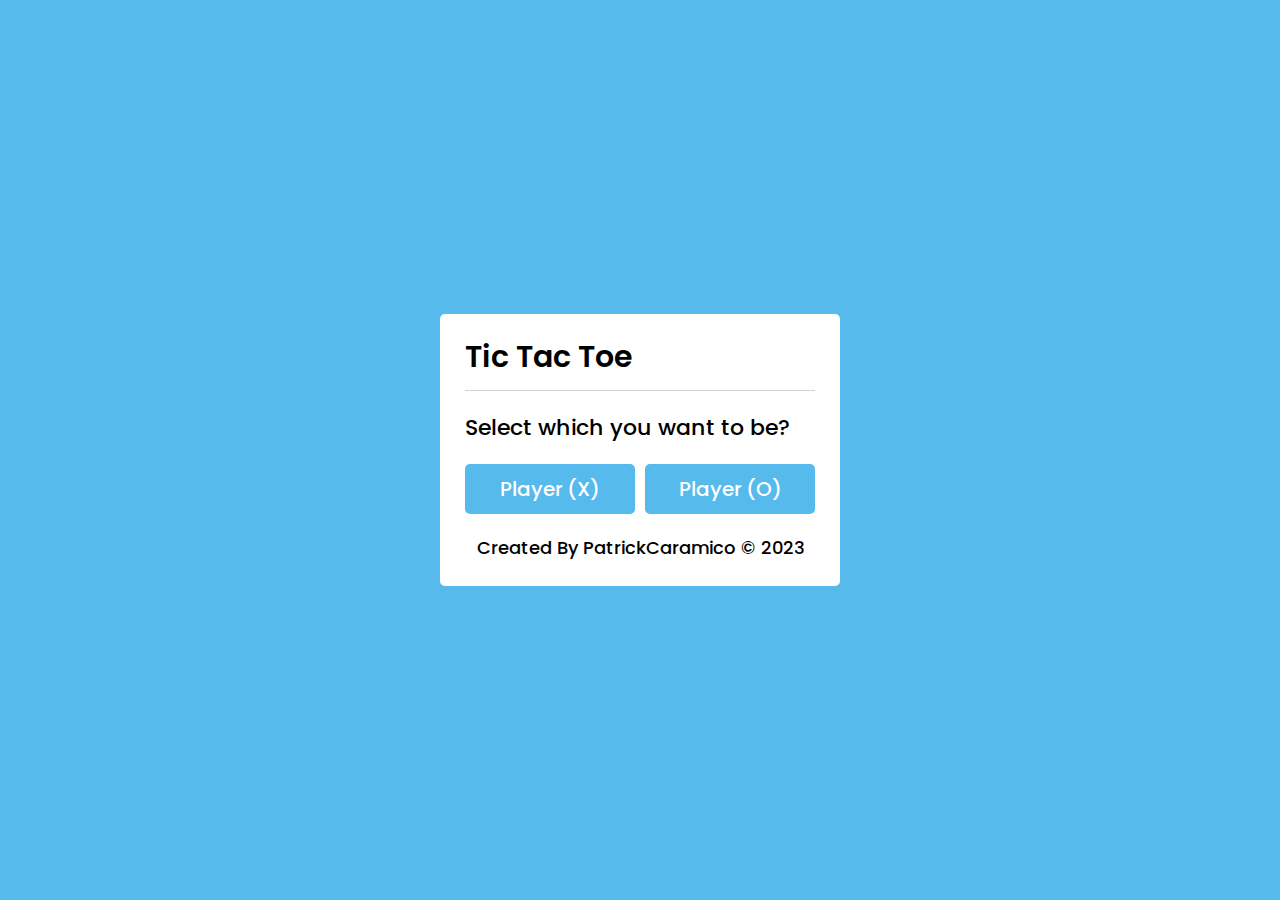
<file: Jogo-da-Velha/index.html>
<!DOCTYPE html>
<html lang="pt-br">
<head>
    <meta charset="UTF-8">
    <title>| Tic Tac Toe Game | PatrickCaramico</title>
    <link rel="stylesheet" href="style.css">
    <link rel="stylesheet" href="https://cdnjs.cloudflare.com/ajax/libs/font-awesome/5.15.3/css/all.min.css"/>
</head>
<body>
  <!-- select box -->
  <div class="select-box">
    <header>Tic Tac Toe</header>
    <div class="content">
      <div class="title">Select which you want to be?</div>
      <div class="options">
        <button class="playerX">Player (X)</button>
        <button class="playerO">Player (O)</button>
      </div>
      <div class="credit">Created By PatrickCaramico © 2023</div>
    </div>
  </div> 

  <!-- playboard section -->
  <div class="play-board">
    <div class="details">
      <div class="players">
        <span class="Xturn">X's Turn</span>
        <span class="Oturn">O's Turn</span>
        <div class="slider"></div>
      </div>
    </div>
    <div class="play-area">
      <section>
        <span class="box1"></span>
        <span class="box2"></span>
        <span class="box3"></span>
      </section>
      <section>
        <span class="box4"></span>
        <span class="box5"></span>
        <span class="box6"></span>
      </section>
      <section>
        <span class="box7"></span>
        <span class="box8"></span>
        <span class="box9"></span>
      </section>
    </div>
  </div>

  <!-- result box -->
  <div class="result-box">
    <div class="won-text"></div>
    <div class="btn"><button>Replay</button></div>
  </div>

  <script src="script.js"></script>

</body>
</html>
</file>
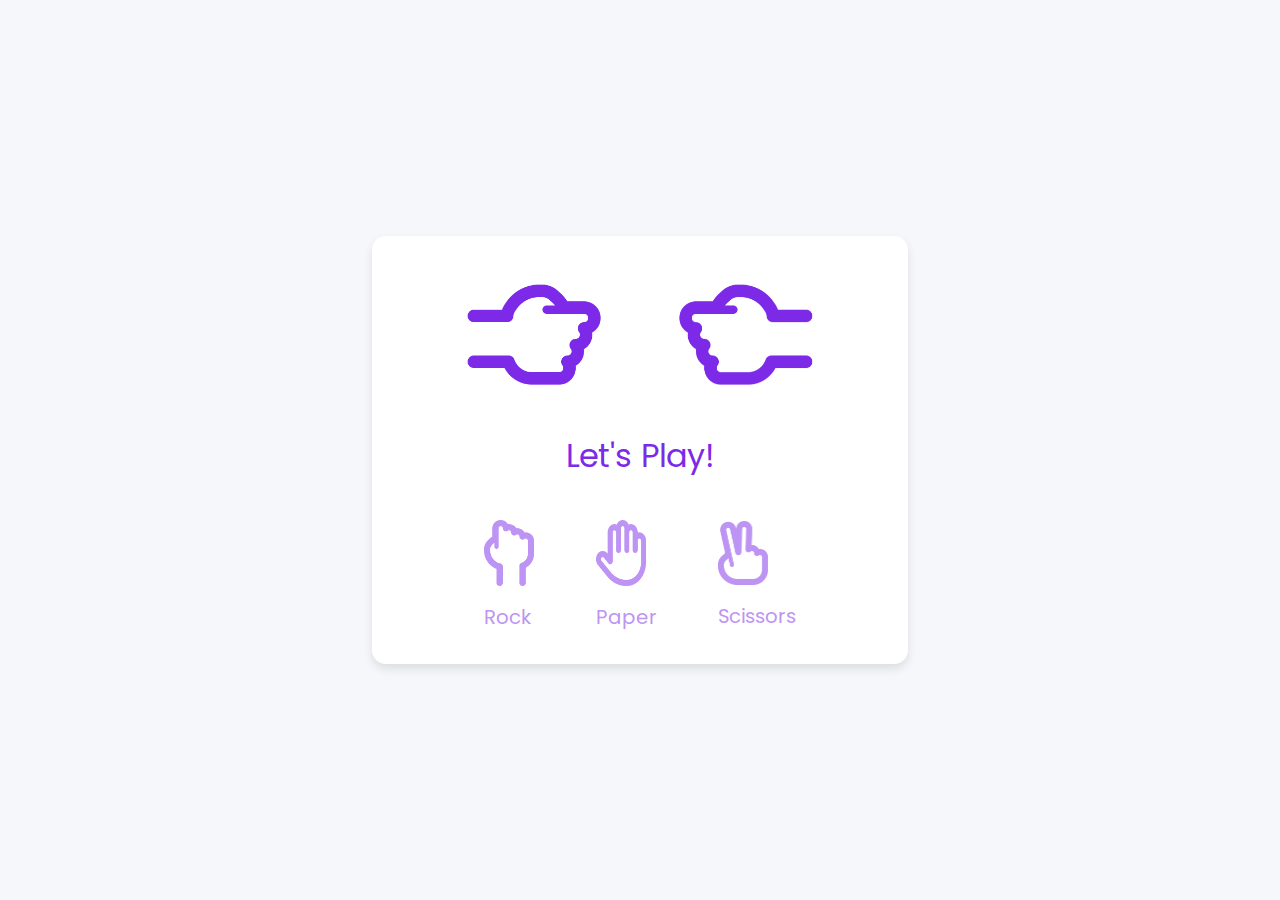
<file: Papel_Tesoura/index.html>
<!DOCTYPE html>
<html lang="pt-br">
<head>
    <meta charset="UTF-8">
    <meta name="viewport" content="width=device-width, initial-scale=1.0">
    <link rel="stylesheet" href="style.css">
    <title>Project Game | Rock Papel Scissors</title>
</head>
<body>
    <section class="container">
        <div class="result_field">
            <div class="result_images">
                <span class="user_result">
                    <img src="images/rock.png" alt="Rock">
                </span>
                <span class="cpu_result">
                    <img src="images/rock.png" alt="Rock">
                </span>
            </div>
            <div class="result">Let's Play! </div>
        </div>

        <div class="option_images">
            <span class="option_image">
                <img src="images/rock.png" alt="Rock">
                <p>Rock</p>
            </span>
            <span class="option_image">
                <img src="images/paper.png" alt="Paper">
                <p>Paper</p>
            </span>
            <span class="option_image">
                <img src="images/scissors.png" alt="Scissors">
                <p>Scissors</p>
            </span>
        </div>
    </section>

    <script src="script.js" defer></script>
</body>
</html>
</file>
<file: Jogo-da-Velha/style.css>
@import url('https://fonts.googleapis.com/css2?family=Poppins:wght@200;300;400;500;600;700&display=swap');
*{
  margin: 0;
  padding: 0;
  box-sizing: border-box;
  font-family: 'Poppins', sans-serif;
}
::selection{
  color: #fff;
  background:#56baed;
}
body{
  background:#56baed;
}
.select-box, .play-board, .result-box{
  position: absolute;
  top: 50%;
  left: 50%;
  transform: translate(-50%, -50%);
  transition: all 0.3s ease;
}
.select-box{
  background: #fff;
  padding: 20px 25px 25px;
  border-radius: 5px;
  max-width: 400px;
  width: 100%;
}
.select-box.hide{
  opacity: 0;
  pointer-events: none;
}
.select-box header{
  font-size: 30px;
  font-weight: 600;
  padding-bottom: 10px;
  border-bottom: 1px solid lightgrey;
}
.select-box .title{
  font-size: 22px;
  font-weight: 500;
  margin: 20px 0;
}
.select-box .options{
  display: flex;
  width: 100%;
}
.options button{
  width: 100%;
  font-size: 20px;
  font-weight: 500;
  padding: 10px 0;
  border: none;
  background: #56baed;
  border-radius: 5px;
  color: #fff;
  outline: none;
  cursor: pointer;
  transition: all 0.3s ease;
}
.options button:hover,
.btn button:hover{
  transform: scale(0.96);
}
.options button.playerX{
  margin-right: 5px;
}
.options button.playerO{
  margin-left: 5px;
}
.select-box .credit{
  text-align: center;
  margin-top: 20px;
  font-size: 18px;
  font-weight: 500;
}
.select-box .credit a{
  color: #56baed;
  text-decoration: none;
}
.select-box .credit a:hover{
  text-decoration: underline;
}

.play-board{
  opacity: 0;
  pointer-events: none;
  transform: translate(-50%, -50%) scale(0.9);
}
.play-board.show{
  opacity: 1;
  pointer-events: auto;
  transform: translate(-50%, -50%) scale(1);
}
.play-board .details{
  padding: 7px;
  border-radius: 5px;
  background: #fff;
}
.play-board .players{
  width: 100%;
  display: flex;
  position: relative;
  justify-content: space-between;
}
.players span{
  position: relative;
  z-index: 2;
  color: #56baed;
  font-size: 20px;
  font-weight: 500;
  padding: 10px 0;
  width: 100%;
  text-align: center;
  cursor: default;
  user-select: none;
  transition: all 0.3 ease;
}
.players.active span:first-child{
  color: #fff;
}
.players.active span:last-child{
  color: #56baed;
}
.players span:first-child{
  color: #fff;
}
.players .slider{
  position: absolute;
  top: 0;
  left: 0;
  width: 50%;
  height: 100%;
  background: #56baed;
  border-radius: 5px;
  transition: all 0.3s ease;
}
.players.active .slider{
  left: 50%;
}
.players.active span:first-child{
  color: #56baed;
}
.players.active span:nth-child(2){
  color: #fff;
}
.players.active .slider{
  left: 50%;
}
.play-area{
  margin-top: 20px;
}
.play-area section{
  display: flex;
  margin-bottom: 1px;
}
.play-area section span{
  display: block;
  height: 90px;
  width: 90px;
  margin: 2px;
  color: #56baed;
  font-size: 40px;
  line-height: 80px;
  text-align: center;
  border-radius: 5px;
  background: #fff;
}

.result-box{
  padding: 25px 20px;
  border-radius: 5px;
  max-width: 400px;
  width: 100%;
  opacity: 0;
  text-align: center;
  background: #fff;
  pointer-events: none;
  transform: translate(-50%, -50%) scale(0.9);
}
.result-box.show{
  opacity: 1;
  pointer-events: auto;
  transform: translate(-50%, -50%) scale(1);
}
.result-box .won-text{
  font-size: 30px;
  font-weight: 500;
  display: flex;
  justify-content: center;
}
.result-box .won-text p{
  font-weight: 600;
  margin: 0 5px;
}
.result-box .btn{
  width: 100%;
  margin-top: 25px;
  display: flex;
  justify-content: center;
}
.btn button{
  font-size: 18px;
  font-weight: 500;
  padding: 8px 20px;
  border: none;
  background: #56baed;
  border-radius: 5px;
  color: #fff;
  outline: none;
  cursor: pointer;
  transition: all 0.3s ease;
}
</file>
<file: Papel_Tesoura/style.css>
/* Import Google Font - Poppins */
@import url("https://fonts.googleapis.com/css2?family=Poppins:wght@200;300;400;500;600;700&display=swap");

* {
    margin: 0;
    padding: 0;
    box-sizing: border-box;
    font-family: "Poppins", sans-serif;
}

body {
    height: 100vh;
    display: flex;
    align-items: center;
    justify-content: center;
    background: #f6f7fb;
}

::selection {
    color: #fff;
    background-color: #7d2ae8;
}

.container {
    padding: 2rem 7rem;
    border-radius: 14px;
    background: #fff;
    box-shadow: 0 5px 10px rgba(0, 0, 0, 0.1);
}

.result_images {
    display: flex;
    column-gap: 7rem;
}

.container.start .user_result{
    transform-origin: left;
    animation: userShake 0.7s ease infinite;
}

@keyframes userShake {
    50% {
        transform: rotate(10deg);
    }
}

.container.start .cpu_result {
    transform-origin: right;
    animation: cpuShake 0.7s ease infinite;
}

@keyframes cpuShake {
    50% {
        transform: rotate(-10deg);
    }
}

.result_images img {
    width: 100px;
}

.user_result img {
    transform: rotate(90deg);
}

.cpu_result img {
    transform: rotate(-90deg) rotateY(180deg);
}

.result {
    text-align: center;
    font-size: 2rem;
    color: #7d2ae8;
    margin-top: 1.5rem;
}

.option_image img {
    width: 50px;
}

.option_images {
    display: flex;
    align-self: center;
    margin-top: 2.5rem;
    justify-content: space-between;
}

.container.start .option_images {
    pointer-events: none;
}

.option_image {
    display: flex;
    flex-direction: column;
    align-self: center;
    opacity: 0.5;
    cursor: pointer;
    transition: opacity 0.3s ease;
}

.option_image:hover {
    opacity: 1;
}

.option_image.active {
    opacity: 1;
}

.option_image img {
    pointer-events: none;
}

.option_image p {
    color: #7d2ae8;
    font-size: 1.235rem;
    margin-top: 1rem;
    pointer-events: none;
}
</file>
